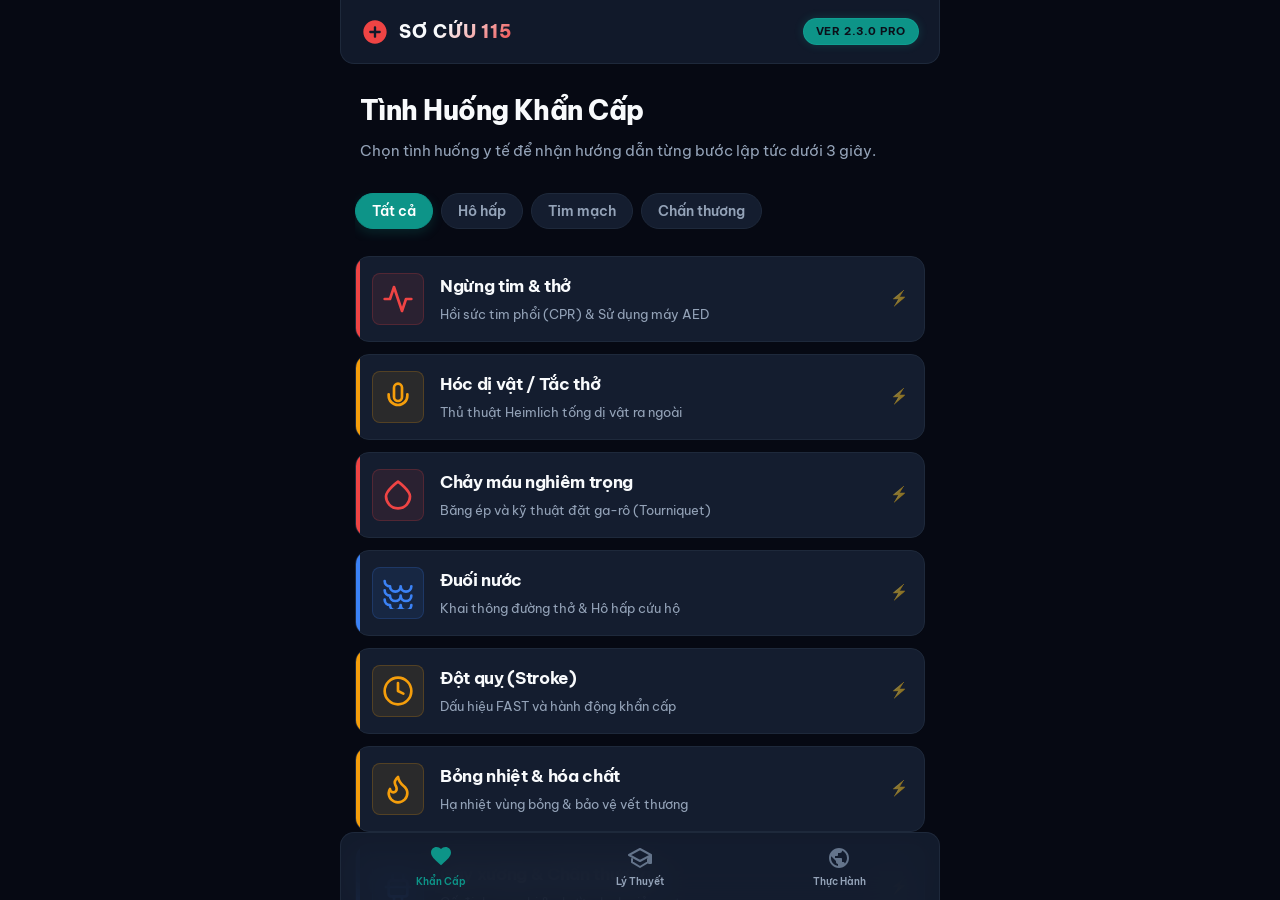
<file: index.html>
<!DOCTYPE html>
<html lang="vi">
<head>
  <meta charset="UTF-8">
  <meta name="viewport" content="width=device-width, initial-scale=1.0, maximum-scale=1.0, user-scalable=no">
  <title>Sơ Cứu 115 - Ứng Dụng Hướng Dẫn Sơ Cứu Khẩn Cấp PWA</title>
  
  <!-- SEO Meta Tags -->
  <meta name="description" content="Ứng dụng hướng dẫn sơ cứu khẩn cấp offline-first. Học lý thuyết và thực hành nhấn tim CPR chính xác chuẩn y khoa. Cứu người trong tầm tay.">
  <meta name="keywords" content="sơ cứu, cấp cứu, 115, cpr, ép tim ngoài lồng ngực, heimlich, đột quỵ, rắn cắn, bỏng, đuối nước">
  <meta name="author" content="Sơ Cứu 115">
  
  <!-- PWA Meta Tags & Icons -->
  <meta name="theme-color" content="#0F172A">
  <meta name="apple-mobile-web-app-capable" content="yes">
  <meta name="apple-mobile-web-app-status-bar-style" content="black-translucent">
  <meta name="apple-mobile-web-app-title" content="Sơ Cứu 115">
  <link rel="manifest" href="./manifest.json">
  <link rel="shortcut icon" href="./assets/logo.png">
  <link rel="apple-touch-icon" href="./assets/logo.png">
  
  <!-- Google Fonts: Be Vietnam Pro -->
  <link rel="preconnect" href="https://fonts.googleapis.com">
  <link rel="preconnect" href="https://fonts.gstatic.com" crossorigin>
  <link href="https://fonts.googleapis.com/css2?family=Be+Vietnam+Pro:ital,wght@0,300;0,400;0,500;0,600;0,700;0,800;1,300;1,400;1,500;1,600;1,700;1,800&display=swap" rel="stylesheet">
  
  <link rel="stylesheet" href="./styles.css">
</head>
<body>

  <!-- App Header -->
  <header class="app-header">
    <div class="header-logo">
      <svg class="logo-icon" viewBox="0 0 24 24" width="28" height="28">
        <path d="M12 2C6.48 2 2 6.48 2 12s4.48 10 10 10 10-4.48 10-10S17.52 2 12 2zm4 11h-3v3c0 .55-.45 1-1 1s-1-.45-1-1v-3H8c-.55 0-1-.45-1-1s.45-1 1-1h3V8c0-.55.45-1 1-1s1 .45 1 1v3h3c.55 0 1 .45 1 1s-.45 1-1 1z" fill="#EF4444"/>
      </svg>
      <h1>SƠ CỨU 115</h1>
    </div>
    <div class="header-status">
      <span class="status-badge version-badge" id="version-badge" onclick="checkAppUpdate()" style="cursor: pointer; background: linear-gradient(135deg, var(--accent-teal), #0d9488); color: var(--bg-primary); border: 1px solid rgba(20, 184, 166, 0.3); font-weight:700;">VER 2.3.0 PRO</span>
    </div>
  </header>

  <!-- App Container (Dynamic View Port) -->
  <main class="app-container">
    
    <!-- ============================================== -->
    <!-- TAB 1: KHẨN CẤP (EMERGENCY) -->
    <!-- ============================================== -->
    <section id="tab-emergency" class="tab-content active">
      <div class="welcome-banner">
        <h2>Tình Huống Khẩn Cấp</h2>
        <p>Chọn tình huống y tế để nhận hướng dẫn từng bước lập tức dưới 3 giây.</p>
      </div>

      <!-- Emergency Categories Filter -->
      <div class="filter-bar">
        <button class="filter-btn active" data-filter="all">Tất cả</button>
        <button class="filter-btn" data-filter="respiratory">Hô hấp</button>
        <button class="filter-btn" data-filter="circulatory">Tim mạch</button>
        <button class="filter-btn" data-filter="injury">Chấn thương</button>
      </div>

      <!-- Grid of Emergency Situations -->
      <div class="emergency-grid" id="emergency-grid">
        
        <!-- Card 1: Cardiac Arrest -->
        <div class="emergency-card" data-category="circulatory" onclick="openEmergency('cardiac_arrest')">
          <div class="card-icon danger">
            <svg viewBox="0 0 24 24" width="32" height="32" stroke="#EF4444" stroke-width="2" fill="none" stroke-linecap="round" stroke-linejoin="round">
              <path d="M22 12h-4l-3 9L9 3l-3 9H2"/>
            </svg>
          </div>
          <div class="card-info">
            <h3>Ngừng tim & thở</h3>
            <p>Hồi sức tim phổi (CPR) & Sử dụng máy AED</p>
          </div>
          <div class="card-arrow">⚡</div>
        </div>

        <!-- Card 2: Choking -->
        <div class="emergency-card" data-category="respiratory" onclick="openEmergency('choking')">
          <div class="card-icon warning">
            <svg viewBox="0 0 24 24" width="32" height="32" stroke="#F59E0B" stroke-width="2" fill="none" stroke-linecap="round" stroke-linejoin="round">
              <path d="M12 2a3 3 0 0 0-3 3v7a3 3 0 0 0 6 0V5a3 3 0 0 0-3-3Z"/>
              <path d="M19 10v1a7 7 0 0 1-14 0v-1"/>
            </svg>
          </div>
          <div class="card-info">
            <h3>Hóc dị vật / Tắc thở</h3>
            <p>Thủ thuật Heimlich tống dị vật ra ngoài</p>
          </div>
          <div class="card-arrow">⚡</div>
        </div>

        <!-- Card 3: Severe Bleeding -->
        <div class="emergency-card" data-category="injury" onclick="openEmergency('bleeding')">
          <div class="card-icon danger">
            <svg viewBox="0 0 24 24" width="32" height="32" stroke="#EF4444" stroke-width="2" fill="none" stroke-linecap="round" stroke-linejoin="round">
              <path d="M12 22C17.5 22 21 17.5 21 13C21 8.5 12 2 12 2S3 8.5 3 13C3 17.5 6.5 22 12 22Z"/>
            </svg>
          </div>
          <div class="card-info">
            <h3>Chảy máu nghiêm trọng</h3>
            <p>Băng ép và kỹ thuật đặt ga-rô (Tourniquet)</p>
          </div>
          <div class="card-arrow">⚡</div>
        </div>

        <!-- Card 4: Drowning -->
        <div class="emergency-card" data-category="respiratory" onclick="openEmergency('drowning')">
          <div class="card-icon info">
            <svg viewBox="0 0 24 24" width="32" height="32" stroke="#3B82F6" stroke-width="2" fill="none" stroke-linecap="round" stroke-linejoin="round">
              <path d="M2 3a4 4 0 0 0 4 4 4 4 0 0 0 8 0 4 4 0 0 0 8 0"/>
              <path d="M2 10a4 4 0 0 0 4 4 4 4 0 0 0 8 0 4 4 0 0 0 8 0"/>
              <path d="M2 17a4 4 0 0 0 4 4 4 4 0 0 0 8 0 4 4 0 0 0 8 0"/>
            </svg>
          </div>
          <div class="card-info">
            <h3>Đuối nước</h3>
            <p>Khai thông đường thở & Hô hấp cứu hộ</p>
          </div>
          <div class="card-arrow">⚡</div>
        </div>

        <!-- Card 5: Stroke -->
        <div class="emergency-card" data-category="circulatory" onclick="openEmergency('stroke')">
          <div class="card-icon warning">
            <svg viewBox="0 0 24 24" width="32" height="32" stroke="#F59E0B" stroke-width="2" fill="none" stroke-linecap="round" stroke-linejoin="round">
              <circle cx="12" cy="12" r="10"/>
              <polyline points="12 6 12 12 16 14"/>
            </svg>
          </div>
          <div class="card-info">
            <h3>Đột quỵ (Stroke)</h3>
            <p>Dấu hiệu FAST và hành động khẩn cấp</p>
          </div>
          <div class="card-arrow">⚡</div>
        </div>

        <!-- Card 6: Burns -->
        <div class="emergency-card" data-category="injury" onclick="openEmergency('burns')">
          <div class="card-icon warning">
            <svg viewBox="0 0 24 24" width="32" height="32" stroke="#F59E0B" stroke-width="2" fill="none" stroke-linecap="round" stroke-linejoin="round">
              <path d="M8.5 14.5A2.5 2.5 0 0 0 11 12c0-1.38-.5-2-1-3-1.072-2.143-.224-4.054 2-6 .5 2.5 2 4.9 4 6.5 2 1.6 3 3.5 3 5.5a7 7 0 1 1-14 0c0-1.153.433-2.294 1-3a2.5 2.5 0 0 0 2.5 2.5z"/>
            </svg>
          </div>
          <div class="card-info">
            <h3>Bỏng nhiệt & hóa chất</h3>
            <p>Hạ nhiệt vùng bỏng & bảo vệ vết thương</p>
          </div>
          <div class="card-arrow">⚡</div>
        </div>

        <!-- Card 7: Fractures -->
        <div class="emergency-card" data-category="injury" onclick="openEmergency('fractures')">
          <div class="card-icon info">
            <svg viewBox="0 0 24 24" width="32" height="32" stroke="#3B82F6" stroke-width="2" fill="none" stroke-linecap="round" stroke-linejoin="round">
              <path d="M8 3v4"/>
              <path d="M16 3v4"/>
              <path d="M3 12h18"/>
              <path d="M9 19v2"/>
              <path d="M15 19v2"/>
              <rect x="5" y="7" width="14" height="12" rx="2"/>
            </svg>
          </div>
          <div class="card-info">
            <h3>Gãy xương & Chấn thương</h3>
            <p>Cố định nẹp chi & chườm lạnh giảm sưng</p>
          </div>
          <div class="card-arrow">⚡</div>
        </div>

        <!-- Card 8: Snakebite -->
        <div class="emergency-card" data-category="injury" onclick="openEmergency('snakebite')">
          <div class="card-icon danger">
            <svg viewBox="0 0 24 24" width="32" height="32" stroke="#EF4444" stroke-width="2" fill="none" stroke-linecap="round" stroke-linejoin="round">
              <path d="M12 2c5.522 0 10 4.477 10 10s-4.478 10-10 10S2 17.523 2 12h3"/>
              <path d="M7.5 12h.01M12 12h.01M16.5 12h.01"/>
              <path d="M12 2a10 10 0 0 1 10 10c0 4.5-5 5.5-10 9"/>
            </svg>
          </div>
          <div class="card-info">
            <h3>Rắn cắn / Độc cắn</h3>
            <p>Kỹ thuật băng ép cố định PIT không rạch</p>
          </div>
          <div class="card-arrow">⚡</div>
        </div>

      </div>
    </section>

    <!-- ============================================== -->
    <!-- TAB 2: LÝ THUYẾT (THEORY) -->
    <!-- ============================================== -->
    <section id="tab-theory" class="tab-content">
      <div class="theory-search">
        <input type="text" id="theory-search-input" placeholder="Tìm kiếm nhanh lý thuyết sơ cứu..." onkeyup="filterTheory()">
        <span class="search-clear-btn" id="search-clear" onclick="clearSearch()">×</span>
      </div>

      <div class="theory-list" id="theory-list">
        <!-- Theory items will be dynamically generated or standard detailed templates -->
      </div>
    </section>

    <!-- ============================================== -->
    <!-- TAB 3: THỰC HÀNH (PRACTICE) -->
    <!-- ============================================== -->
    <section id="tab-practice" class="tab-content">
      
      <div class="practice-hub">
        
        <!-- Interactive CPR Practice Card (Embedded Separate Trainer Module) -->
        <div class="practice-mode-card" style="padding: 0; overflow: hidden; border: none; background: transparent;">
          <iframe src="./practice/cpr-trainer.html" style="width: 100%; height: 560px; border: none; border-radius: var(--border-radius-lg); background: var(--bg-secondary);" title="CPR Trainer Module"></iframe>
        </div>

        <!-- Scenario Quiz Card -->
        <div class="practice-mode-card">
          <div class="practice-header">
            <h3>Trắc Nghiệm Phản Xạ Nhanh</h3>
            <p>Rèn luyện tư duy đưa ra quyết định đúng trong tình huống hoảng loạn.</p>
          </div>

          <div class="quiz-container" id="quiz-container">
            <div class="quiz-progress" id="quiz-progress">Câu hỏi 1/5</div>
            <div class="quiz-question" id="quiz-question">Đang tải câu hỏi...</div>
            <div class="quiz-options" id="quiz-options">
              <!-- Dynamically populated -->
            </div>
            <div class="quiz-explanation" id="quiz-explanation"></div>
            
            <button class="action-btn" id="quiz-next-btn" style="display: none;" onclick="nextQuizQuestion()">Câu tiếp theo</button>
          </div>
        </div>

      </div>
    </section>



  </main>

  <!-- ============================================== -->
  <!-- EMERGENCY STEPPER OVERLAY (POPUP MODAL) -->
  <!-- ============================================== -->
  <div class="emergency-overlay" id="emergency-overlay">
    <div class="stepper-header">
      <h2 id="stepper-title">Tên Tình Huống</h2>
      <button class="close-overlay-btn" onclick="closeEmergency()">Đóng ×</button>
    </div>
    
    <div class="stepper-content">
      <div class="step-card active" id="step-container">
        <!-- Inside here, javascript will insert current step details -->
      </div>
    </div>

    <!-- Step Indicator Dots -->
    <div class="stepper-dots" id="stepper-dots">
      <!-- Generated dots -->
    </div>

    <!-- Stepper Audio/CPR control panel (only visible for Cardiac Arrest) -->
    <div class="stepper-special-controls" id="stepper-special-controls">
      <button class="cpr-sound-trigger" id="stepper-cpr-sound-btn">🔊 Bật nhịp ép tim chuẩn (110 BPM)</button>
      <div class="cpr-visual-pulse-indicator" id="stepper-pulse-indicator"></div>
    </div>

    <div class="stepper-footer">
      <button class="stepper-btn secondary" id="stepper-prev" onclick="prevStep()">← Trước</button>
      <button class="stepper-btn" id="stepper-next" onclick="nextStep()">Tiếp theo →</button>
    </div>
  </div>

  <!-- Global Update Notification Toast -->
  <div class="toast-notification" id="toast-notification">
    <span class="toast-msg" id="toast-msg">Đang kiểm tra cập nhật...</span>
  </div>

  <!-- Sticky Bottom Navigation Bar (3 tabs: Khẩn Cấp, Lý Thuyết, Thực Hành) -->
  <nav class="bottom-nav">
    <button class="nav-item active" data-tab="tab-emergency">
      <svg class="nav-icon" viewBox="0 0 24 24" width="24" height="24">
        <path d="M12 21.35l-1.45-1.32C5.4 15.36 2 12.28 2 8.5 2 5.42 4.42 3 7.5 3c1.74 0 3.41.81 4.5 2.09C13.09 3.81 14.76 3 16.5 3 19.58 3 22 5.42 22 8.5c0 3.78-3.4 6.86-8.55 11.54L12 21.35z" fill="currentColor"/>
      </svg>
      <span>Khẩn Cấp</span>
    </button>
    
    <button class="nav-item" data-tab="tab-theory">
      <svg class="nav-icon" viewBox="0 0 24 24" width="24" height="24">
        <path d="M12 3L1 9l11 6 9-4.91V17h2V9L12 3z" fill="none" stroke="currentColor" stroke-width="2" stroke-linejoin="round"/>
        <path d="M4 12.18v4L12 21l8-4.82v-4" fill="none" stroke="currentColor" stroke-width="2" stroke-linejoin="round"/>
      </svg>
      <span>Lý Thuyết</span>
    </button>

    <button class="nav-item" data-tab="tab-practice">
      <svg class="nav-icon" viewBox="0 0 24 24" width="24" height="24">
        <path d="M12 2C6.48 2 2 6.48 2 12s4.48 10 10 10 10-4.48 10-10S17.52 2 12 2zm-1 17.93c-3.95-.49-7-3.85-7-7.93 0-.62.08-1.21.21-1.79L9 15v1c0 1.1.9 2 2 2v1.93zm6.9-2.53c-.26-.81-1-1.4-1.9-1.4h-1v-3c0-.55-.45-1-1-1h-6v-2h2c.55 0 1-.45 1-1V7h2c1.1 0 2-.9 2-2v-.41c2.93 1.19 5 4.06 5 7.41 0 2.08-.8 3.97-2.1 5.39z" fill="currentColor"/>
      </svg>
      <span>Thực Hành</span>
    </button>
  </nav>

  <!-- SVG Templates Library deleted - using high-quality PNG illustrations instead -->

  <script src="./app.js"></script>
</body>
</html>
</file>
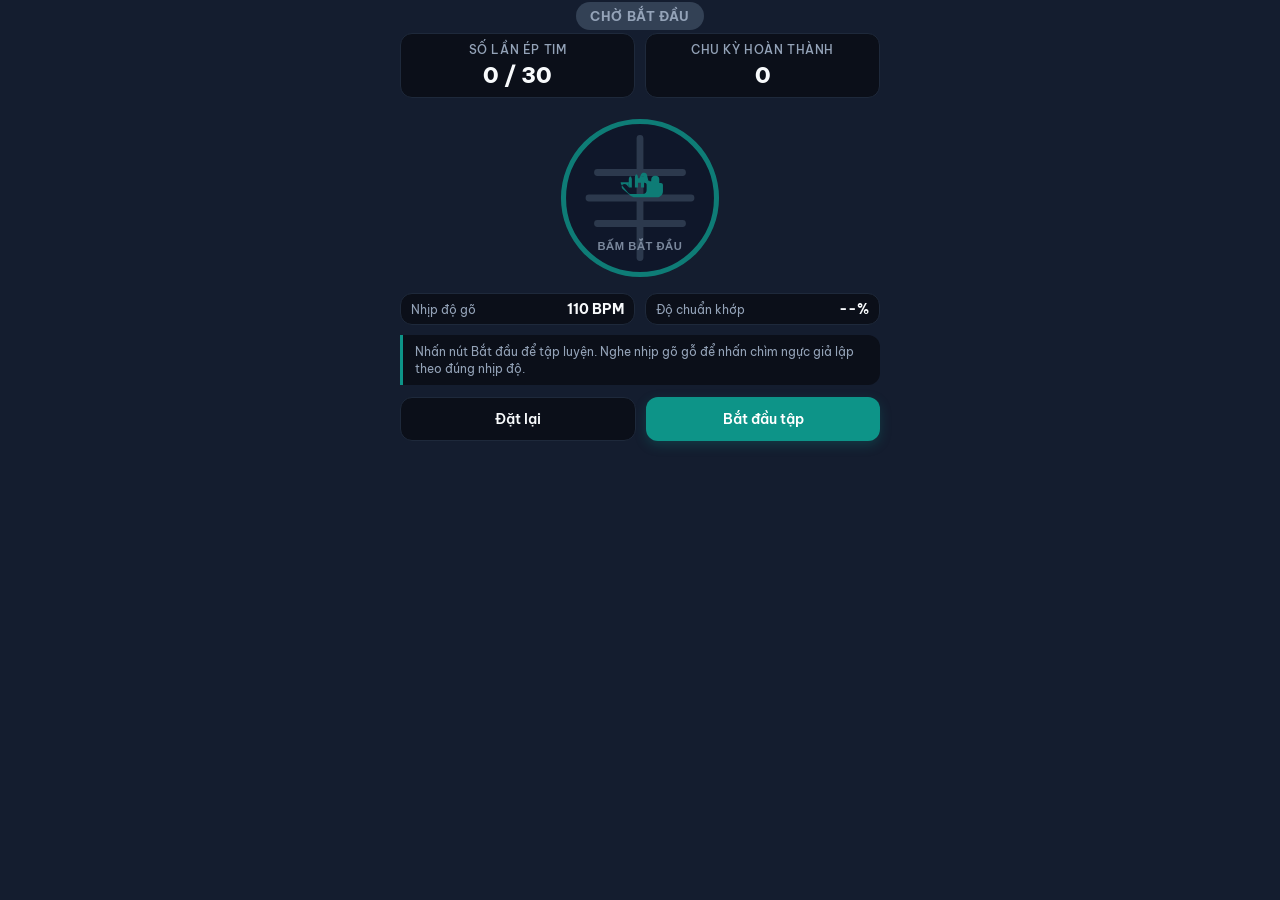
<file: practice/cpr-trainer.html>
<!DOCTYPE html>
<html lang="vi">
<head>
  <meta charset="UTF-8">
  <meta name="viewport" content="width=device-width, initial-scale=1.0">
  <title>Trình Huấn Luyện Ép Tim CPR 30:2</title>
  
  <!-- Google Fonts: Be Vietnam Pro -->
  <link rel="preconnect" href="https://fonts.googleapis.com">
  <link rel="preconnect" href="https://fonts.gstatic.com" crossorigin>
  <link href="https://fonts.googleapis.com/css2?family=Be+Vietnam+Pro:ital,wght@0,300;0,400;0,500;0,600;0,700;0,800;1,300;1,400;1,500;1,600;1,700;1,800&display=swap" rel="stylesheet">
  
  <link rel="stylesheet" href="./cpr-trainer.css">
</head>
<body>
  <div class="trainer-card">
    
    <!-- State Status & Progress -->
    <div class="status-indicator">
      <span class="status-badge idle" id="trainer-status">CHỜ BẮT ĐẦU</span>
    </div>

    <!-- Cycle & Compression Counter -->
    <div class="counter-display">
      <div class="counter-box">
        <span class="counter-label">Số Lần Ép Tim</span>
        <span class="counter-value" id="compression-count">0 / 30</span>
      </div>
      <div class="counter-box">
        <span class="counter-label">Chu Kỳ Hoàn Thành</span>
        <span class="counter-value" id="cycle-count">0</span>
      </div>
    </div>

    <!-- Main CPR Interaction Button -->
    <div class="chest-button-wrapper">
      <div class="pulse-glow-ring" id="pulse-ring"></div>
      <button class="chest-button" id="tap-btn" disabled>
        <svg viewBox="0 0 100 100" class="ribcage-svg">
          <circle cx="50" cy="50" r="45" fill="rgba(15, 23, 42, 0.95)" stroke="var(--primary-color)" stroke-width="3" />
          <path d="M50 15 v70 M25 35 H75 M20 50 H80 M25 65 H75" stroke="#334155" stroke-width="4" stroke-linecap="round"/>
          <g transform="translate(35, 30) scale(0.6)" fill="var(--primary-color)">
            <path d="M26 12a3 3 0 0 1 3 3v8h-3v-8a3 3 0 0 1 3-3zm-6-2a3 3 0 0 1 3 3v10h-3V13a3 3 0 0 1 3-3zm-6 2a3 3 0 0 1 3 3v8h-3v-8a3 3 0 0 1 3-3zm18 4a3 3 0 0 1 3 3v4h-3v-4a3 3 0 0 1 3-3zm-26 2c0 .9.3 1.7.8 2.3l6.5 7.8c.8.9 1.9 1.4 3 1.4h11.2a4 4 0 0 0 4-4v-5.2c0-1.1-.9-2-2-2H23c-.6 0-1-.4-1-1v-2.3c0-.6.4-1 1-1h1.5l1.6-4c.4-.9 1.3-1.5 2.3-1.5h.7c1.3 0 2.4.9 2.7 2.1l1.5 6.4h2.7v-1.7c0-2 1.6-3.7 3.7-3.7h.5a3.7 3.7 0 0 1 3.7 3.7v3.4h1.6c1.1 0 2 .9 2 2v6c0 3.3-2.7 6-6 6H20.5c-2.3 0-4.5-1-6.1-2.8L7.8 24.3c-1-1.2-1-3 .2-4.1 1.2-1 3-.8 4.1.4l2.4 2.9-.5-5.5z"/>
          </g>
        </svg>
        
        <!-- Live Action Text Overlay -->
        <div class="tap-text" id="action-prompt">BẤM BẮT ĐẦU</div>
      </button>
      
      <!-- Breath phase overlay overlay -->
      <div class="breath-overlay" id="breath-overlay">
        <div class="breath-icon">💨</div>
        <div class="breath-title">HÀ HƠI THỔI NGẠT</div>
        <div class="breath-sub">Bóp mũi, bịt miệng và thổi vào phổi 2 lần!</div>
        <div class="breath-timer" id="breath-timer">5</div>
      </div>
    </div>

    <!-- Live Performance Stats -->
    <div class="stats-row">
      <div class="stat-item">
        <span class="stat-label">Nhịp độ gõ</span>
        <span class="stat-val">110 BPM</span>
      </div>
      <div class="stat-item">
        <span class="stat-label">Độ chuẩn khớp</span>
        <span class="stat-val" id="sync-accuracy">--%</span>
      </div>
    </div>

    <!-- Instruction Help Bar -->
    <div class="instruction-box" id="instruction-text">
      Nhấn nút Bắt đầu để tập luyện. Nghe nhịp gõ gỗ để nhấn chìm ngực giả lập theo đúng nhịp độ.
    </div>

    <!-- Game Control Buttons -->
    <div class="control-panel">
      <button class="btn btn-secondary" id="reset-btn">Đặt lại</button>
      <button class="btn btn-primary" id="start-btn">Bắt đầu tập</button>
    </div>
  </div>

  <script src="./cpr-trainer.js"></script>
</body>
</html>
</file>
<file: styles.css>
/* ==========================================================================
   CSS DESIGN SYSTEM - SƠ CỨU 115 PWA
   ========================================================================== */

:root {
  /* Palette & Semantic Tokens */
  --bg-primary: #0b0f19;
  --bg-secondary: #141d2f;
  --bg-tertiary: #1e293b;
  --text-primary: #f8fafc;
  --text-secondary: #94a3b8;
  --text-muted: #64748b;
  
  --accent-red: #ef4444;
  --accent-red-hover: #dc2626;
  --accent-red-glow: rgba(239, 68, 68, 0.25);
  
  --accent-amber: #f59e0b;
  --accent-amber-hover: #d97706;
  --accent-amber-glow: rgba(245, 158, 11, 0.2);

  --accent-teal: #0d9488;
  --accent-teal-hover: #0f766e;
  --accent-teal-glow: rgba(13, 148, 136, 0.2);
  
  --accent-blue: #3b82f6;
  --accent-blue-hover: #2563eb;
  --accent-blue-glow: rgba(59, 130, 246, 0.2);

  --border-color: #1e293b;
  --border-focus: #475569;
  
  /* Layout & Spacing */
  --header-height: 64px;
  --nav-height: 68px;
  --font-family: 'Be Vietnam Pro', -apple-system, BlinkMacSystemFont, "Segoe UI", Roboto, sans-serif;
  --border-radius-sm: 8px;
  --border-radius-md: 14px;
  --border-radius-lg: 20px;
  
  /* Transitions */
  --transition-fast: 0.15s ease;
  --transition-normal: 0.25s cubic-bezier(0.4, 0, 0.2, 1);
}

/* Reset & Global Styles */
* {
  box-sizing: border-box;
  margin: 0;
  padding: 0;
  -webkit-tap-highlight-color: transparent;
}

body {
  font-family: var(--font-family);
  background-color: var(--bg-primary);
  color: var(--text-primary);
  line-height: 1.6;
  overflow-x: hidden;
  height: 100vh;
  display: flex;
  flex-direction: column;
}

/* Typography */
h1, h2, h3, h4, h5, h6 {
  font-weight: 700;
  letter-spacing: -0.02em;
}

/* Scrollbar */
::-webkit-scrollbar {
  width: 6px;
}
::-webkit-scrollbar-track {
  background: var(--bg-primary);
}
::-webkit-scrollbar-thumb {
  background: var(--bg-tertiary);
  border-radius: 3px;
}

/* App Header */
.app-header {
  height: var(--header-height);
  background-color: rgba(20, 29, 47, 0.85);
  backdrop-filter: blur(12px);
  -webkit-backdrop-filter: blur(12px);
  border-bottom: 1px solid var(--border-color);
  padding: 0 20px;
  display: flex;
  align-items: center;
  justify-content: space-between;
  position: fixed;
  top: 0;
  left: 0;
  right: 0;
  z-index: 100;
}

.header-logo {
  display: flex;
  align-items: center;
  gap: 10px;
}

.header-logo h1 {
  font-size: 1.15rem;
  font-weight: 800;
  letter-spacing: 0.05em;
  background: linear-gradient(135deg, #f8fafc 40%, #ef4444 100%);
  -webkit-background-clip: text;
  -webkit-text-fill-color: transparent;
}

.logo-icon {
  animation: pulse-slow 3s infinite ease-in-out;
}

.header-status {
  display: flex;
  align-items: center;
}

.status-badge {
  font-size: 0.68rem;
  font-weight: 700;
  padding: 4px 12px;
  border-radius: 20px;
  background: linear-gradient(135deg, var(--accent-teal), #0d9488);
  color: var(--bg-primary) !important;
  transition: var(--transition-fast);
  text-transform: uppercase;
  letter-spacing: 0.05em;
  cursor: pointer;
  box-shadow: 0 0 10px rgba(20, 184, 166, 0.2);
}

.status-badge:hover {
  transform: scale(1.04);
  box-shadow: 0 0 15px rgba(20, 184, 166, 0.4);
}

/* Main Content Area */
.app-container {
  flex: 1;
  padding: calc(var(--header-height) + 15px) 15px calc(var(--nav-height) + 60px) 15px;
  overflow-y: auto;
  width: 100%;
  max-width: 600px;
  margin: 0 auto;
}

/* Tab Switching Logic */
.tab-content {
  display: none;
  animation: fadeIn var(--transition-normal);
}

.tab-content.active {
  display: block;
}

/* Banner Design */
.welcome-banner {
  margin-bottom: 20px;
  padding: 10px 5px;
}

.welcome-banner h2 {
  font-size: 1.7rem;
  font-weight: 800;
  margin-bottom: 6px;
  color: var(--text-primary);
}

.welcome-banner p {
  color: var(--text-secondary);
  font-size: 0.95rem;
  font-weight: 400;
}

/* Filter Bar */
.filter-bar {
  display: flex;
  gap: 8px;
  overflow-x: auto;
  padding-bottom: 12px;
  margin-bottom: 15px;
  scrollbar-width: none;
}

.filter-bar::-webkit-scrollbar {
  display: none;
}

.filter-btn {
  background-color: var(--bg-secondary);
  border: 1px solid var(--border-color);
  color: var(--text-secondary);
  font-family: var(--font-family);
  font-size: 0.85rem;
  font-weight: 600;
  padding: 8px 16px;
  border-radius: 30px;
  cursor: pointer;
  white-space: nowrap;
  transition: var(--transition-fast);
}

.filter-btn.active, .filter-btn:hover {
  background-color: var(--accent-teal);
  border-color: var(--accent-teal);
  color: #fff;
  box-shadow: 0 4px 12px var(--accent-teal-glow);
}

/* Emergency Grid & Cards */
.emergency-grid {
  display: flex;
  flex-direction: column;
  gap: 12px;
}

.emergency-card {
  background-color: var(--bg-secondary);
  border: 1px solid var(--border-color);
  border-radius: var(--border-radius-md);
  padding: 16px;
  display: flex;
  align-items: center;
  gap: 16px;
  cursor: pointer;
  transition: var(--transition-normal);
  position: relative;
  overflow: hidden;
}

.emergency-card:hover {
  transform: translateY(-2px);
  border-color: var(--border-focus);
  box-shadow: 0 8px 24px rgba(0, 0, 0, 0.2);
}

.emergency-card:active {
  transform: scale(0.98);
}

.emergency-card::before {
  content: '';
  position: absolute;
  left: 0;
  top: 0;
  bottom: 0;
  width: 4px;
  background-color: transparent;
  transition: var(--transition-fast);
}

.emergency-card[onclick*="cardiac_arrest"]::before, 
.emergency-card[onclick*="bleeding"]::before,
.emergency-card[onclick*="snakebite"]::before {
  background-color: var(--accent-red);
}

.emergency-card[onclick*="choking"]::before,
.emergency-card[onclick*="stroke"]::before,
.emergency-card[onclick*="burns"]::before {
  background-color: var(--accent-amber);
}

.emergency-card[onclick*="drowning"]::before,
.emergency-card[onclick*="fractures"]::before {
  background-color: var(--accent-blue);
}

.card-icon {
  width: 52px;
  height: 52px;
  border-radius: var(--border-radius-sm);
  display: flex;
  align-items: center;
  justify-content: center;
  flex-shrink: 0;
  background-color: rgba(30, 41, 59, 0.4);
}

.card-icon.danger {
  background-color: rgba(239, 68, 68, 0.1);
  border: 1px solid rgba(239, 68, 68, 0.2);
}

.card-icon.warning {
  background-color: rgba(245, 158, 11, 0.1);
  border: 1px solid rgba(245, 158, 11, 0.2);
}

.card-icon.info {
  background-color: rgba(59, 130, 246, 0.1);
  border: 1px solid rgba(59, 130, 246, 0.2);
}

.card-info {
  flex: 1;
}

.card-info h3 {
  font-size: 1.05rem;
  font-weight: 700;
  margin-bottom: 4px;
  color: var(--text-primary);
}

.card-info p {
  font-size: 0.82rem;
  color: var(--text-secondary);
}

.card-arrow {
  color: var(--text-muted);
  font-size: 0.9rem;
  font-weight: bold;
  opacity: 0.5;
}

/* ==========================================================================
   THEORY TAB STYLING
   ========================================================================== */

.theory-search {
  position: relative;
  margin-bottom: 20px;
}

.theory-search input {
  width: 100%;
  padding: 14px 44px 14px 16px;
  background-color: var(--bg-secondary);
  border: 1px solid var(--border-color);
  border-radius: var(--border-radius-md);
  color: var(--text-primary);
  font-family: var(--font-family);
  font-size: 0.95rem;
  outline: none;
  transition: var(--transition-fast);
}

.theory-search input:focus {
  border-color: var(--accent-teal);
  box-shadow: 0 0 0 3px var(--accent-teal-glow);
}

.search-clear-btn {
  position: absolute;
  right: 14px;
  top: 50%;
  transform: translateY(-50%);
  color: var(--text-secondary);
  font-size: 1.5rem;
  cursor: pointer;
  display: none;
  user-select: none;
}

.theory-list {
  display: flex;
  flex-direction: column;
  gap: 20px;
}

.theory-section-card {
  background-color: var(--bg-secondary);
  border: 1px solid var(--border-color);
  border-radius: var(--border-radius-md);
  padding: 20px;
  overflow: hidden;
}

.theory-section-card h2 {
  font-size: 1.3rem;
  color: var(--text-primary);
  margin-bottom: 12px;
  display: flex;
  align-items: center;
  gap: 8px;
  border-bottom: 1px solid var(--border-color);
  padding-bottom: 10px;
}

.theory-svg-box {
  width: 100%;
  margin: 15px 0;
  border-radius: var(--border-radius-sm);
  overflow: hidden;
  box-shadow: 0 4px 12px rgba(0, 0, 0, 0.3);
}

.theory-svg-box img {
  width: 100%;
  height: 180px;
  object-fit: cover;
  display: block;
}

.theory-block {
  margin-bottom: 15px;
}

.theory-block h4 {
  font-size: 0.95rem;
  color: var(--text-primary);
  margin-bottom: 6px;
  text-transform: uppercase;
  letter-spacing: 0.05em;
  font-weight: 700;
}

.theory-block ul {
  list-style: none;
  padding-left: 0;
}

.theory-block li {
  font-size: 0.9rem;
  color: var(--text-secondary);
  position: relative;
  padding-left: 18px;
  margin-bottom: 6px;
}

.theory-block li::before {
  content: '•';
  position: absolute;
  left: 6px;
  color: var(--accent-teal);
  font-weight: bold;
}

.theory-block.dos h4 {
  color: var(--accent-teal);
}

.theory-block.donts {
  background-color: rgba(239, 68, 68, 0.06);
  border-left: 4px solid var(--accent-red);
  padding: 12px 14px;
  border-radius: 0 var(--border-radius-sm) var(--border-radius-sm) 0;
}

.theory-block.donts h4 {
  color: var(--accent-red);
}

.theory-block.donts li::before {
  color: var(--accent-red);
  content: '✕';
  font-size: 0.75rem;
  left: 4px;
  top: 2px;
}

/* ==========================================================================
   PRACTICE TAB STYLING - CPR SIMULATOR
   ========================================================================== */

.practice-hub {
  display: flex;
  flex-direction: column;
  gap: 20px;
}

.practice-mode-card {
  background-color: var(--bg-secondary);
  border: 1px solid var(--border-color);
  border-radius: var(--border-radius-lg);
  padding: 20px;
  text-align: center;
}

.practice-header {
  margin-bottom: 20px;
  text-align: left;
}

.practice-header h3 {
  font-size: 1.25rem;
  margin-bottom: 4px;
}

.practice-header p {
  color: var(--text-secondary);
  font-size: 0.85rem;
}

.cpr-chest-wrapper {
  position: relative;
  width: 170px;
  height: 170px;
  margin: 25px auto;
}

.cpr-chest-button {
  width: 100%;
  height: 100%;
  border-radius: 50%;
  border: none;
  background: none;
  cursor: pointer;
  position: relative;
  z-index: 2;
  outline: none;
  transition: transform 0.05s ease;
}

.cpr-chest-button:active {
  transform: scale(0.92);
}

.ribcage-svg {
  width: 100%;
  height: 100%;
  display: block;
}

.cpr-tap-text {
  position: absolute;
  bottom: 28px;
  left: 0;
  right: 0;
  font-size: 0.68rem;
  font-weight: 700;
  color: var(--text-secondary);
  letter-spacing: 0.05em;
  pointer-events: none;
}

.cpr-pulse-ring {
  position: absolute;
  top: 0;
  left: 0;
  right: 0;
  bottom: 0;
  border-radius: 50%;
  border: 4px solid var(--accent-teal);
  opacity: 0;
  transform: scale(1);
  z-index: 1;
  pointer-events: none;
}

.cpr-pulse-ring.active {
  animation: pulse-ring-anim 0.6s cubic-bezier(0.1, 0.8, 0.3, 1) forwards;
}

.cpr-stats-grid {
  display: grid;
  grid-template-columns: repeat(3, 1fr);
  gap: 10px;
  margin-bottom: 20px;
}

.stat-box {
  background-color: var(--bg-primary);
  border: 1px solid var(--border-color);
  border-radius: var(--border-radius-sm);
  padding: 10px;
  display: flex;
  flex-direction: column;
  align-items: center;
}

.stat-label {
  font-size: 0.7rem;
  color: var(--text-secondary);
  margin-bottom: 4px;
}

.stat-value {
  font-size: 1.25rem;
  font-weight: 700;
  color: var(--text-primary);
}

.cpr-feedback {
  background-color: var(--bg-primary);
  border-radius: var(--border-radius-sm);
  padding: 10px 15px;
  font-size: 0.9rem;
  font-weight: 600;
  min-height: 40px;
  display: flex;
  align-items: center;
  justify-content: center;
  margin-bottom: 20px;
  color: var(--text-secondary);
  transition: color var(--transition-fast);
}

.cpr-feedback.too-slow {
  color: var(--accent-amber);
}

.cpr-feedback.too-fast {
  color: var(--accent-red);
}

.cpr-feedback.perfect {
  color: var(--accent-teal);
  text-shadow: 0 0 10px rgba(13, 148, 136, 0.3);
}

.practice-controls {
  display: flex;
  gap: 10px;
}

.action-btn {
  flex: 1;
  background-color: var(--accent-teal);
  color: #fff;
  border: none;
  font-family: var(--font-family);
  font-size: 0.9rem;
  font-weight: 600;
  padding: 12px 20px;
  border-radius: var(--border-radius-sm);
  cursor: pointer;
  transition: var(--transition-fast);
  box-shadow: 0 4px 12px var(--accent-teal-glow);
}

.action-btn:hover {
  background-color: var(--accent-teal-hover);
}

.action-btn:active {
  transform: scale(0.97);
}

.action-btn.secondary {
  background-color: var(--bg-primary);
  border: 1px solid var(--border-color);
  color: var(--text-primary);
  box-shadow: none;
}

.action-btn.secondary:hover {
  border-color: var(--border-focus);
}

.action-btn.danger-action {
  background-color: var(--accent-red);
  box-shadow: 0 4px 12px var(--accent-red-glow);
}

.action-btn.danger-action:hover {
  background-color: var(--accent-red-hover);
}

/* Quiz Container */
.quiz-container {
  background-color: var(--bg-primary);
  border: 1px solid var(--border-color);
  border-radius: var(--border-radius-sm);
  padding: 16px;
  text-align: left;
}

.quiz-progress {
  font-size: 0.72rem;
  font-weight: 700;
  text-transform: uppercase;
  color: var(--text-muted);
  letter-spacing: 0.05em;
  margin-bottom: 8px;
}

.quiz-question {
  font-size: 1rem;
  font-weight: 600;
  color: var(--text-primary);
  margin-bottom: 15px;
}

.quiz-options {
  display: flex;
  flex-direction: column;
  gap: 10px;
  margin-bottom: 15px;
}

.quiz-option {
  background-color: var(--bg-secondary);
  border: 1px solid var(--border-color);
  border-radius: var(--border-radius-sm);
  padding: 12px 14px;
  font-size: 0.88rem;
  cursor: pointer;
  transition: var(--transition-fast);
  color: var(--text-secondary);
}

.quiz-option:hover {
  border-color: var(--border-focus);
  color: var(--text-primary);
}

.quiz-option.correct {
  background-color: rgba(13, 148, 136, 0.15);
  border-color: var(--accent-teal);
  color: var(--text-primary);
  font-weight: 600;
}

.quiz-option.incorrect {
  background-color: rgba(239, 68, 68, 0.15);
  border-color: var(--accent-red);
  color: var(--text-primary);
}

.quiz-explanation {
  font-size: 0.82rem;
  background-color: var(--bg-secondary);
  border-left: 3px solid var(--accent-blue);
  padding: 10px 12px;
  border-radius: 0 var(--border-radius-sm) var(--border-radius-sm) 0;
  margin-bottom: 15px;
  color: var(--text-secondary);
  display: none;
}

/* ==========================================================================
   INFO & MEDICAL RECORD FORM TAB STYLING
   ========================================================================== */

.info-section {
  background-color: var(--bg-secondary);
  border: 1px solid var(--border-color);
  border-radius: var(--border-radius-md);
  padding: 20px;
  margin-bottom: 20px;
}

.info-section h3 {
  font-size: 1.15rem;
  margin-bottom: 12px;
  border-bottom: 1px solid var(--border-color);
  padding-bottom: 8px;
}

.section-desc {
  font-size: 0.82rem;
  color: var(--text-secondary);
  margin-bottom: 15px;
}

.hotline-grid {
  display: grid;
  grid-template-columns: repeat(3, 1fr);
  gap: 10px;
}

.hotline-card {
  background-color: var(--bg-primary);
  border: 1px solid var(--border-color);
  border-radius: var(--border-radius-sm);
  padding: 12px 6px;
  text-decoration: none;
  display: flex;
  flex-direction: column;
  align-items: center;
  transition: var(--transition-fast);
}

.hotline-card:hover {
  transform: translateY(-2px);
  border-color: var(--border-focus);
}

.hotline-card.red-glow {
  border-color: rgba(239, 68, 68, 0.4);
  box-shadow: 0 4px 15px rgba(239, 68, 68, 0.1);
}

.hotline-number {
  font-size: 1.4rem;
  font-weight: 800;
  color: var(--accent-red);
}

.hotline-name {
  font-size: 0.65rem;
  color: var(--text-secondary);
  text-align: center;
  font-weight: 500;
}

.medical-form {
  display: flex;
  flex-direction: column;
  gap: 12px;
}

.form-group {
  display: flex;
  flex-direction: column;
  gap: 5px;
  text-align: left;
}

.form-row {
  display: grid;
  grid-template-columns: 1.2fr 0.8fr;
  gap: 10px;
}

.form-group label {
  font-size: 0.78rem;
  font-weight: 600;
  color: var(--text-secondary);
  text-transform: uppercase;
  letter-spacing: 0.05em;
}

.form-group input, .form-group select {
  background-color: var(--bg-primary);
  border: 1px solid var(--border-color);
  border-radius: var(--border-radius-sm);
  padding: 10px 12px;
  color: var(--text-primary);
  font-family: var(--font-family);
  font-size: 0.88rem;
  outline: none;
  transition: var(--transition-fast);
}

.form-group input:focus, .form-group select:focus {
  border-color: var(--accent-teal);
}

.form-feedback {
  font-size: 0.85rem;
  font-weight: 600;
  color: var(--accent-teal);
  text-align: center;
  min-height: 20px;
}

.about-card {
  font-size: 0.88rem;
  color: var(--text-secondary);
}

.about-card p {
  margin-bottom: 10px;
}

.about-card .disclaimer {
  font-size: 0.78rem;
  background-color: rgba(245, 158, 11, 0.05);
  border-left: 3px solid var(--accent-amber);
  padding: 10px;
  border-radius: 0 var(--border-radius-sm) var(--border-radius-sm) 0;
  color: var(--text-secondary);
  margin-top: 15px;
}

/* ==========================================================================
   STEPPER OVERLAY STYLING (POPUP MODAL)
   ========================================================================== */

.emergency-overlay {
  position: fixed;
  top: 0;
  left: 0;
  right: 0;
  bottom: 0;
  background-color: var(--bg-primary);
  z-index: 200;
  display: none;
  flex-direction: column;
  padding: 15px;
}

.emergency-overlay.active {
  display: flex;
  animation: slideUp var(--transition-normal);
}

.stepper-header {
  display: flex;
  align-items: center;
  justify-content: space-between;
  border-bottom: 1px solid var(--border-color);
  padding-bottom: 10px;
  margin-bottom: 15px;
}

.stepper-header h2 {
  font-size: 1.15rem;
  font-weight: 700;
  color: var(--text-primary);
}

.close-overlay-btn {
  background: none;
  border: none;
  color: var(--text-secondary);
  font-size: 1.8rem;
  cursor: pointer;
  line-height: 1;
}

.stepper-content {
  flex: 1;
  display: flex;
  align-items: center;
  justify-content: center;
  overflow-y: auto;
  margin-bottom: 15px;
}

.step-card {
  width: 100%;
  max-width: 480px;
  display: flex;
  flex-direction: column;
  align-items: center;
  text-align: center;
}

.step-number {
  font-size: 0.8rem;
  font-weight: 700;
  text-transform: uppercase;
  color: var(--accent-teal);
  letter-spacing: 0.08em;
  margin-bottom: 8px;
}

.step-title {
  font-size: 1.25rem;
  font-weight: 700;
  color: var(--text-primary);
  margin-bottom: 15px;
}

.step-svg-wrapper {
  width: 100%;
  max-height: 180px;
  margin-bottom: 15px;
  border-radius: var(--border-radius-md);
  overflow: hidden;
  box-shadow: 0 4px 20px rgba(0, 0, 0, 0.4);
}

.step-svg-wrapper img {
  width: 100%;
  height: 100%;
  max-height: 180px;
  object-fit: cover;
  display: block;
}

.step-svg-wrapper svg {
  width: 100%;
  height: 100%;
  max-height: 180px;
  display: block;
}

.step-instruction {
  font-size: 0.95rem;
  color: var(--text-secondary);
  padding: 0 10px;
  line-height: 1.5;
}

.step-instruction strong {
  color: var(--text-primary);
}

.stepper-dots {
  display: flex;
  justify-content: center;
  gap: 6px;
  margin-bottom: 15px;
}

.step-dot {
  width: 8px;
  height: 8px;
  border-radius: 50%;
  background-color: var(--bg-tertiary);
  transition: var(--transition-fast);
}

.step-dot.active {
  background-color: var(--accent-teal);
  transform: scale(1.2);
}

.stepper-special-controls {
  display: none; /* Only visible in Cardiac Arrest stepper */
  flex-direction: column;
  align-items: center;
  gap: 10px;
  margin-bottom: 15px;
  background-color: var(--bg-secondary);
  border: 1px solid var(--border-color);
  border-radius: var(--border-radius-sm);
  padding: 10px;
}

.cpr-sound-trigger {
  background-color: var(--accent-teal);
  color: #fff;
  border: none;
  font-family: var(--font-family);
  font-size: 0.82rem;
  font-weight: 600;
  padding: 8px 16px;
  border-radius: 20px;
  cursor: pointer;
  transition: var(--transition-fast);
}

.cpr-sound-trigger.active {
  background-color: var(--accent-red);
}

.cpr-visual-pulse-indicator {
  width: 20px;
  height: 20px;
  border-radius: 50%;
  background-color: var(--accent-teal);
  opacity: 0;
  transition: opacity 0.1s ease;
}

.cpr-visual-pulse-indicator.flash {
  animation: flash-pulse 0.15s ease-out;
}

.stepper-footer {
  display: flex;
  gap: 10px;
  margin-bottom: 10px;
}

.stepper-btn {
  flex: 1;
  background-color: var(--accent-teal);
  color: #fff;
  border: none;
  font-family: var(--font-family);
  font-size: 0.95rem;
  font-weight: 600;
  padding: 14px 20px;
  border-radius: var(--border-radius-sm);
  cursor: pointer;
  transition: var(--transition-fast);
  text-align: center;
}

.stepper-btn:active {
  transform: scale(0.97);
}

.stepper-btn.secondary {
  background-color: var(--bg-secondary);
  border: 1px solid var(--border-color);
  color: var(--text-primary);
}

.stepper-btn:disabled {
  opacity: 0.3;
  cursor: not-allowed;
  transform: none;
}

/* ==========================================================================
   APP FOOTER & VERSION CLICKER
   ========================================================================== */



.version-number {
  font-weight: 600;
}

/* Toast Notification */
.toast-notification {
  position: fixed;
  bottom: calc(var(--nav-height) + 15px);
  left: 50%;
  transform: translate(-50%, 40px);
  background-color: var(--bg-tertiary);
  border: 1px solid var(--border-focus);
  border-radius: 30px;
  padding: 8px 20px;
  z-index: 500;
  box-shadow: 0 10px 25px rgba(0, 0, 0, 0.4);
  opacity: 0;
  pointer-events: none;
  transition: transform 0.3s cubic-bezier(0.18, 0.89, 0.32, 1.28), opacity 0.3s ease;
}

.toast-notification.active {
  transform: translate(-50%, 0);
  opacity: 1;
}

.toast-msg {
  font-size: 0.8rem;
  font-weight: 600;
  color: var(--text-primary);
  white-space: nowrap;
}

/* ==========================================================================
   BOTTOM NAV BAR
   ========================================================================== */

.bottom-nav {
  height: var(--nav-height);
  background-color: rgba(20, 29, 47, 0.9);
  backdrop-filter: blur(16px);
  -webkit-backdrop-filter: blur(16px);
  border-top: 1px solid var(--border-color);
  position: fixed;
  bottom: 0;
  left: 0;
  right: 0;
  display: flex;
  justify-content: space-around;
  align-items: center;
  z-index: 100;
}

.nav-item {
  background: none;
  border: none;
  color: var(--text-secondary);
  font-family: var(--font-family);
  font-size: 0.65rem;
  font-weight: 600;
  display: flex;
  flex-direction: column;
  align-items: center;
  justify-content: center;
  gap: 5px;
  cursor: pointer;
  width: 33.33%;
  height: 100%;
  transition: var(--transition-fast);
  position: relative;
}

.nav-item:active {
  transform: scale(0.92);
}

.nav-icon {
  transition: var(--transition-fast);
  color: var(--text-muted);
}

.nav-item.active {
  color: var(--accent-teal);
}

.nav-item.active .nav-icon {
  color: var(--accent-teal);
  transform: translateY(-2px);
}

/* ==========================================================================
   ANIMATIONS
   ========================================================================== */

@keyframes fadeIn {
  from { opacity: 0; transform: translateY(6px); }
  to { opacity: 1; transform: translateY(0); }
}

@keyframes slideUp {
  from { transform: translateY(100%); }
  to { transform: translateY(0); }
}

@keyframes pulse-slow {
  0%, 100% { transform: scale(1); opacity: 1; filter: drop-shadow(0 0 2px var(--accent-red)); }
  50% { transform: scale(1.05); opacity: 0.9; filter: drop-shadow(0 0 8px var(--accent-red)); }
}

@keyframes pulse-ring-anim {
  0% { transform: scale(0.95); opacity: 0.8; }
  100% { transform: scale(1.35); opacity: 0; }
}

@keyframes flash-pulse {
  0% { transform: scale(0.9); opacity: 0.4; }
  50% { transform: scale(1.3); opacity: 1; box-shadow: 0 0 15px var(--accent-teal); }
  100% { transform: scale(1); opacity: 0.8; }
}

/* Desktop optimization */
@media (min-width: 600px) {
  body {
    background-color: #060913;
  }
  
  .app-header {
    max-width: 600px;
    margin: 0 auto;
    border-left: 1px solid var(--border-color);
    border-right: 1px solid var(--border-color);
    border-radius: 0 0 var(--border-radius-md) var(--border-radius-md);
  }
  
  .bottom-nav {
    max-width: 600px;
    margin: 0 auto;
    border-left: 1px solid var(--border-color);
    border-right: 1px solid var(--border-color);
    border-radius: var(--border-radius-md) var(--border-radius-md) 0 0;
  }

  .emergency-overlay {
    max-width: 600px;
    margin: 0 auto;
    border-left: 1px solid var(--border-color);
    border-right: 1px solid var(--border-color);
    box-shadow: 0 0 40px rgba(0,0,0,0.5);
  }
}

/* ==========================================================================
   THEORY ACCORDION COLLAPSIBLE STYLES (v2.1)
   ========================================================================== */

.theory-section-card {
  padding: 0 !important; /* Overwrite container padding so details fills it */
  border-radius: var(--border-radius-md);
  overflow: hidden;
}

.theory-details {
  width: 100%;
}

.theory-summary {
  padding: 16px 20px;
  font-size: 1.15rem;
  font-weight: 700;
  color: var(--text-primary);
  cursor: pointer;
  list-style: none; /* Hide default browser triangle */
  display: flex;
  align-items: center;
  justify-content: space-between;
  user-select: none;
  outline: none;
  transition: background-color var(--transition-fast);
}

.theory-summary::-webkit-details-marker {
  display: none; /* Hide default Safari triangle */
}

.theory-summary:hover {
  background-color: rgba(30, 41, 59, 0.4);
}

.theory-summary-title {
  display: flex;
  align-items: center;
  gap: 12px;
}

.theory-summary-arrow {
  font-size: 0.8rem;
  color: var(--text-secondary);
  transition: transform var(--transition-normal);
}

.theory-details[open] .theory-summary-arrow {
  transform: rotate(180deg);
}

.theory-details-content {
  padding: 0 20px 20px 20px;
  border-top: 1px solid var(--border-color);
  animation: fadeIn var(--transition-normal);
}

/* Quiz Pack Card Hover Effects */
.quiz-pack-card {
  transition: all var(--transition-fast) ease-in-out;
}

.quiz-pack-card:hover {
  border-color: var(--accent-teal) !important;
  background: rgba(20, 184, 166, 0.08) !important;
  transform: translateY(-2px);
  box-shadow: 0 6px 16px rgba(20, 184, 166, 0.15);
}
</file>
<file: practice/cpr-trainer.css>
/* ==========================================================================
   CPR TRAINER PAGE STYLING - SEPARATE COMPONENT
   ========================================================================== */

:root {
  --bg-primary: #141d2f;
  --bg-dark: #0b0f19;
  --primary-color: #0d9488;
  --primary-glow: rgba(13, 148, 136, 0.25);
  
  --accent-red: #ef4444;
  --accent-red-glow: rgba(239, 68, 68, 0.25);
  
  --accent-amber: #f59e0b;
  --accent-amber-glow: rgba(245, 158, 11, 0.2);

  --text-light: #f8fafc;
  --text-muted: #94a3b8;
  
  --border-color: #1e293b;
  
  --font-family: 'Be Vietnam Pro', -apple-system, BlinkMacSystemFont, sans-serif;
  --border-radius: 12px;
}

/* Reset */
* {
  box-sizing: border-box;
  margin: 0;
  padding: 0;
  -webkit-tap-highlight-color: transparent;
}

body {
  font-family: var(--font-family);
  background-color: var(--bg-primary);
  color: var(--text-light);
  display: flex;
  justify-content: center;
  align-items: flex-start;
  padding: 5px;
  overflow: hidden;
}

.trainer-card {
  width: 100%;
  max-width: 480px;
  background-color: var(--bg-primary);
  display: flex;
  flex-direction: column;
  align-items: center;
}

/* Status Indicator */
.status-indicator {
  margin-bottom: 8px;
}

.status-badge {
  font-size: 0.8rem;
  font-weight: 700;
  padding: 6px 14px;
  border-radius: 20px;
  letter-spacing: 0.05em;
  text-transform: uppercase;
}

.status-badge.idle {
  background-color: #334155;
  color: var(--text-muted);
}

.status-badge.compressing {
  background-color: var(--accent-red);
  color: #fff;
  animation: heartbeat-indicator 1s infinite alternate;
  box-shadow: 0 0 12px var(--accent-red-glow);
}

.status-badge.breathing {
  background-color: var(--primary-color);
  color: #fff;
  box-shadow: 0 0 12px var(--primary-glow);
}

/* Counters display */
.counter-display {
  display: grid;
  grid-template-columns: 1fr 1fr;
  gap: 10px;
  width: 100%;
  margin-bottom: 10px;
}

.counter-box {
  background-color: var(--bg-dark);
  border: 1px solid var(--border-color);
  border-radius: var(--border-radius);
  padding: 8px 10px;
  text-align: center;
  display: flex;
  flex-direction: column;
}

.counter-label {
  font-size: 0.72rem;
  color: var(--text-muted);
  font-weight: 500;
  margin-bottom: 4px;
  text-transform: uppercase;
  letter-spacing: 0.05em;
}

.counter-value {
  font-size: 1.4rem;
  font-weight: 800;
  color: var(--text-light);
}

/* Chest Button Simulator */
.chest-button-wrapper {
  position: relative;
  width: 170px;
  height: 170px;
  margin: 5px auto 10px auto;
}

.chest-button {
  width: 100%;
  height: 100%;
  border-radius: 50%;
  border: none;
  background: none;
  cursor: pointer;
  position: relative;
  z-index: 2;
  outline: none;
  transition: transform 0.05s ease;
}

.chest-button:active:not(:disabled) {
  transform: scale(0.92);
}

.chest-button:disabled {
  cursor: not-allowed;
  opacity: 0.8;
}

.ribcage-svg {
  width: 100%;
  height: 100%;
  display: block;
}

.tap-text {
  position: absolute;
  bottom: 30px;
  left: 0;
  right: 0;
  font-size: 0.7rem;
  font-weight: 700;
  color: var(--text-muted);
  letter-spacing: 0.05em;
  pointer-events: none;
  text-transform: uppercase;
  transition: color 0.2s ease;
}

.chest-button:hover:not(:disabled) .tap-text {
  color: var(--text-light);
}

.pulse-glow-ring {
  position: absolute;
  top: 0;
  left: 0;
  right: 0;
  bottom: 0;
  border-radius: 50%;
  border: 4px solid var(--accent-red);
  opacity: 0;
  transform: scale(1);
  z-index: 1;
  pointer-events: none;
}

.pulse-glow-ring.pulse-anim {
  animation: pulse-ring-compress 0.5s cubic-bezier(0.1, 0.8, 0.3, 1) forwards;
}

/* Breath Overlay over the Chest button */
.breath-overlay {
  position: absolute;
  top: 0;
  left: 0;
  right: 0;
  bottom: 0;
  background-color: rgba(11, 15, 25, 0.95);
  border: 3px solid var(--primary-color);
  border-radius: 50%;
  z-index: 5;
  display: none;
  flex-direction: column;
  align-items: center;
  justify-content: center;
  padding: 15px;
  text-align: center;
  box-shadow: 0 0 25px var(--primary-glow);
  animation: zoom-in-breath 0.3s cubic-bezier(0.18, 0.89, 0.32, 1.28) forwards;
}

.breath-overlay.active {
  display: flex;
}

.breath-icon {
  font-size: 2.2rem;
  margin-bottom: 2px;
  animation: blow-wind 1.5s infinite ease-in-out;
}

.breath-title {
  font-size: 0.8rem;
  font-weight: 800;
  color: var(--primary-color);
  letter-spacing: 0.05em;
  margin-bottom: 2px;
}

.breath-sub {
  font-size: 0.58rem;
  color: var(--text-muted);
  line-height: 1.4;
  margin-bottom: 5px;
}

.breath-timer {
  font-size: 1.8rem;
  font-weight: 800;
  color: var(--text-light);
  line-height: 1;
}

/* Stats Row */
.stats-row {
  display: grid;
  grid-template-columns: 1fr 1fr;
  gap: 10px;
  width: 100%;
  margin-bottom: 10px;
}

.stat-item {
  background-color: var(--bg-dark);
  border: 1px solid var(--border-color);
  border-radius: var(--border-radius);
  padding: 6px 10px;
  display: flex;
  justify-content: space-between;
  align-items: center;
}

.stat-label {
  font-size: 0.72rem;
  color: var(--text-muted);
}

.stat-val {
  font-size: 0.88rem;
  font-weight: 700;
  color: var(--text-light);
}

/* Instruction box */
.instruction-box {
  background-color: var(--bg-dark);
  border-left: 3px solid var(--primary-color);
  padding: 8px 12px;
  font-size: 0.75rem;
  color: var(--text-muted);
  width: 100%;
  min-height: 48px;
  text-align: left;
  border-radius: 0 var(--border-radius) var(--border-radius) 0;
  margin-bottom: 12px;
  line-height: 1.42;
  transition: all 0.2s ease;
}

.instruction-box.red-border {
  border-left-color: var(--accent-red);
}

/* Button Panel */
.control-panel {
  display: flex;
  gap: 10px;
  width: 100%;
}

.btn {
  flex: 1;
  font-family: var(--font-family);
  font-size: 0.9rem;
  font-weight: 600;
  padding: 12px 16px;
  border: none;
  border-radius: var(--border-radius);
  cursor: pointer;
  transition: all 0.15s ease;
}

.btn:active {
  transform: scale(0.97);
}

.btn-primary {
  background-color: var(--primary-color);
  color: #fff;
  box-shadow: 0 4px 12px var(--primary-glow);
}

.btn-primary:hover {
  background-color: #0f766e;
}

.btn-primary.active {
  background-color: var(--accent-red);
  box-shadow: 0 4px 12px var(--accent-red-glow);
}

.btn-secondary {
  background-color: var(--bg-dark);
  border: 1px solid var(--border-color);
  color: var(--text-light);
}

.btn-secondary:hover {
  border-color: #475569;
}

/* ==========================================================================
   ANIMATIONS
   ========================================================================== */

@keyframes pulse-ring-compress {
  0% { transform: scale(0.95); opacity: 0.8; border-color: var(--accent-red); }
  100% { transform: scale(1.3); opacity: 0; border-color: var(--accent-red); }
}

@keyframes heartbeat-indicator {
  from { transform: scale(1); opacity: 1; }
  to { transform: scale(1.05); opacity: 0.85; }
}

@keyframes zoom-in-breath {
  from { transform: scale(0.7); opacity: 0; }
  to { transform: scale(1); opacity: 1; }
}

@keyframes blow-wind {
  0%, 100% { transform: scale(1) translateY(0); opacity: 0.8; }
  50% { transform: scale(1.1) translateY(-3px); opacity: 1; }
}
</file>
